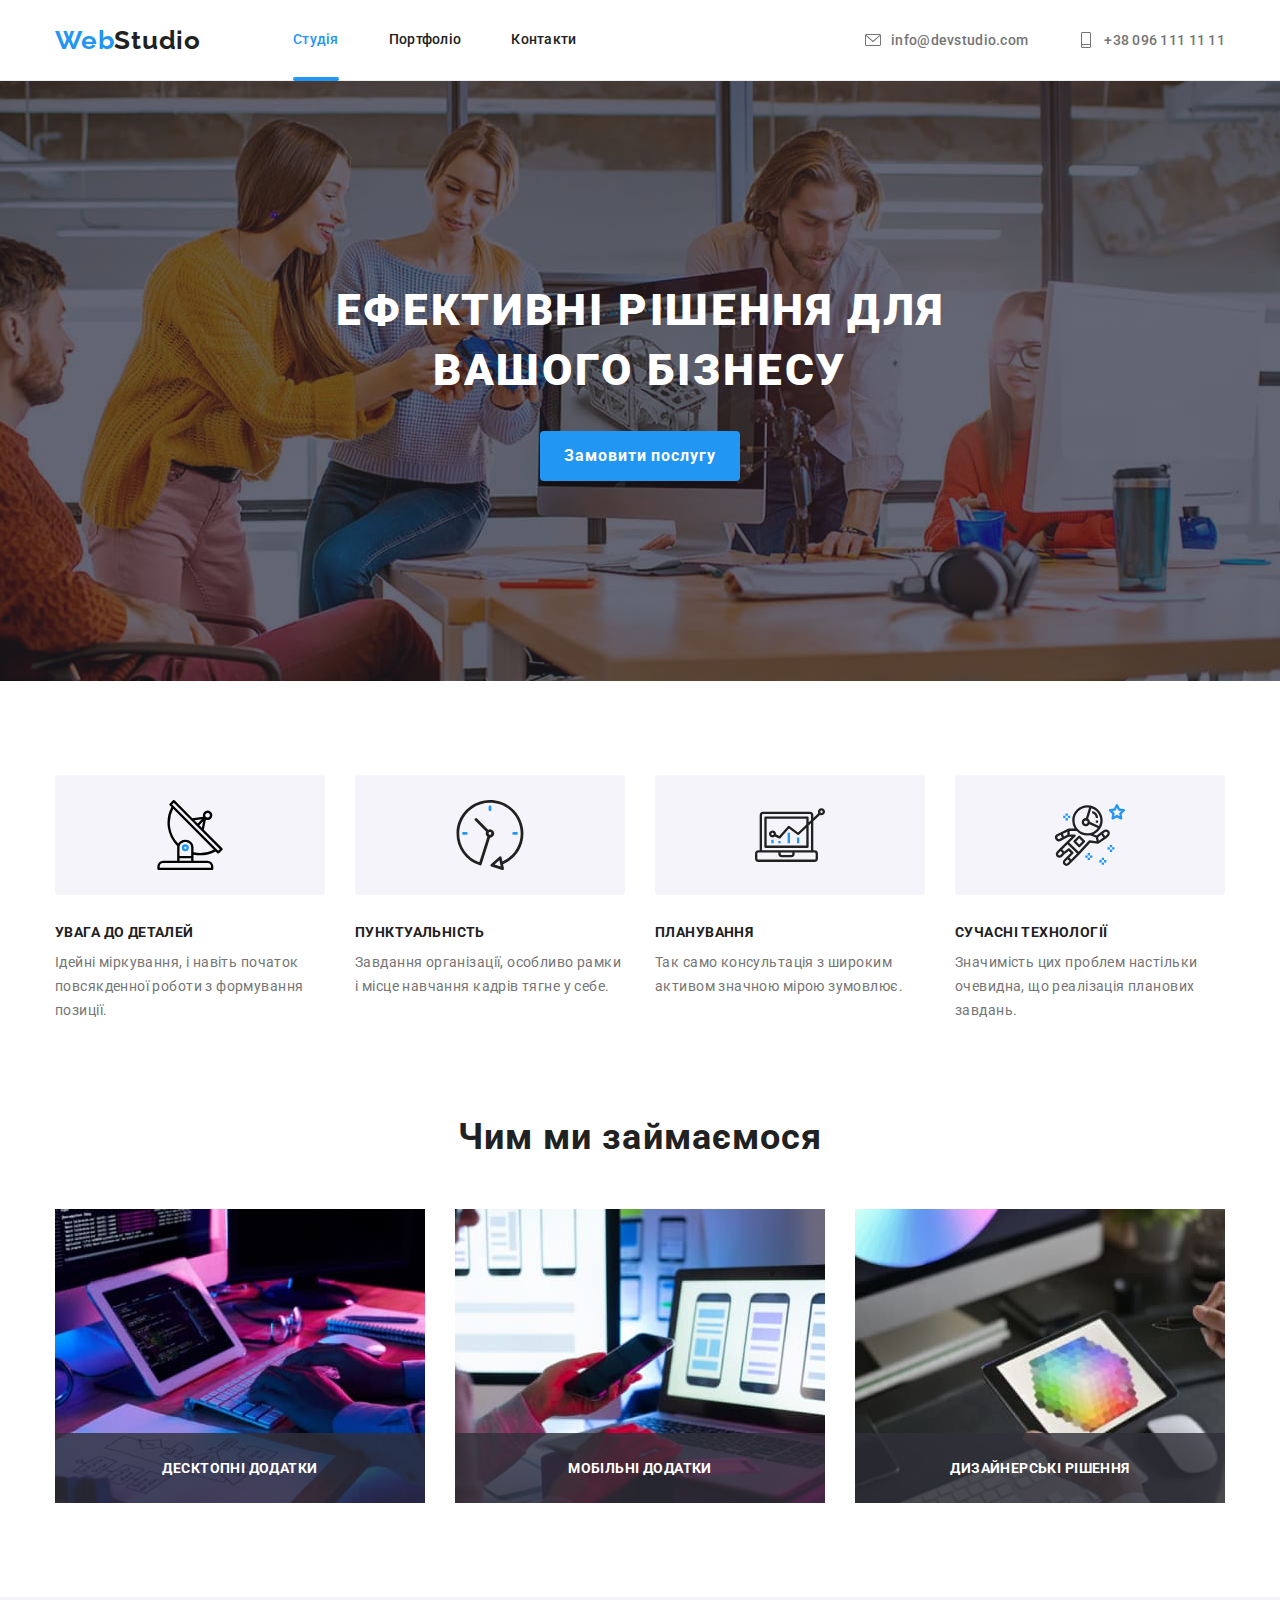
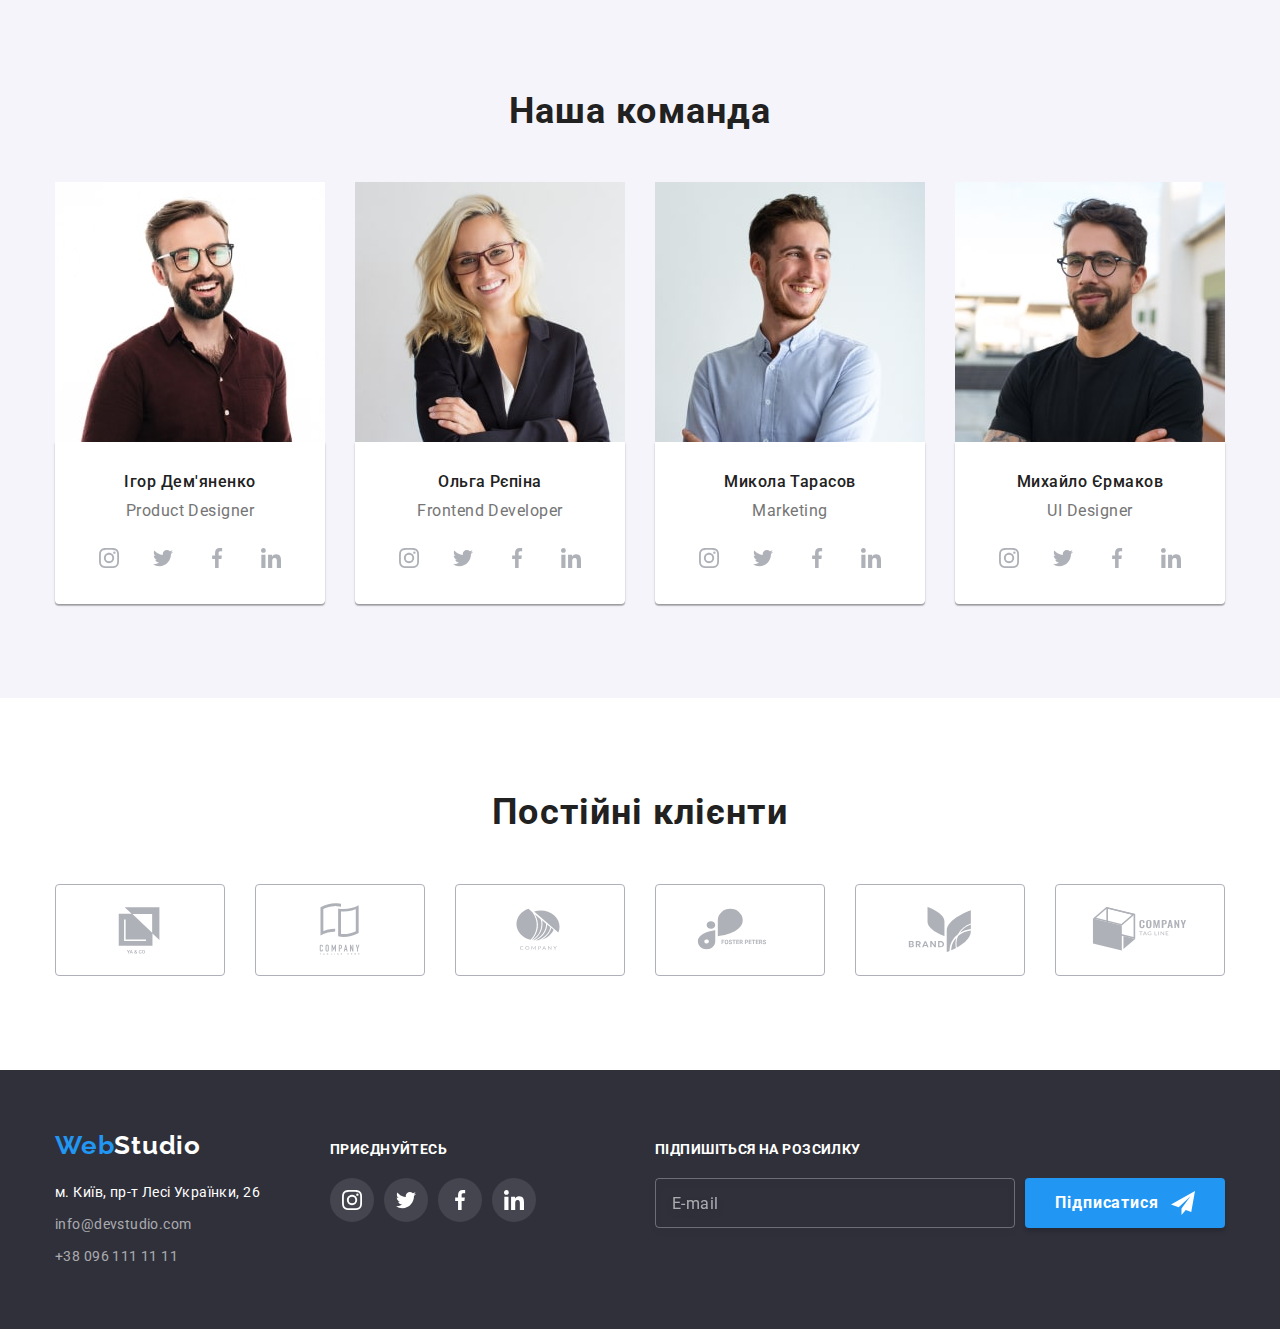
<file: index.html>
<!DOCTYPE html>
<html lang="uk">
  <head>
    <meta charset="UTF-8" />
    <meta http-equiv="X-UA-Compatible" content="IE=edge" />
    <meta name="viewport" content="width=device-width, initial-scale=1.0" />
    <title>Студія</title>
    <link
      href="https://fonts.googleapis.com/css2?family=Raleway:wght@700&family=Roboto:wght@400;500;700;900&display=swap"
      rel="stylesheet"
    />
    <link
      rel="stylesheet"
      href="https://cdnjs.cloudflare.com/ajax/libs/modern-normalize/1.1.0/modern-normalize.css"
      integrity="sha512-Y0MM+V6ymRKN2zStTqzQ227DWhhp4Mzdo6gnlRnuaNCbc+YN/ZH0sBCLTM4M0oSy9c9VKiCvd4Jk44aCLrNS5Q=="
      crossorigin="anonymous"
      referrerpolicy="no-referrer"
    />
    <link rel="stylesheet" href="./css/main.min.css" />
  </head>
  <body>
    <header class="header">
      <div class="container header-container">
        <a href="./index.html" class="logo"
          >Web<span class="logo__second">Studio</span></a
        >

        <button type="button" class="menu-open" data-menu-open>
          <svg
            class="menu-open__icon"
            width="40"
            height="40"
            aria-label="переключатель меню"
          >
            <use href="./images/sprite.svg#menu"></use>
          </svg>
        </button>
        <!-- TABLET MENU -->

        <nav class="navbar">
          <ul class="auth-nav auth-navbar list">
            <li class="auth-nav__item">
              <a
                href="./index.html"
                class="auth-nav__link auth-nav__link--active link"
                >Cтудія</a
              >
            </li>

            <li class="auth-nav__item">
              <a href="./porfolio.html" class="auth-nav__link link"
                >Портфоліо</a
              >
            </li>

            <li class="auth-nav__item">
              <a href="" class="auth-nav__link link">Контакти</a>
            </li>
          </ul>

          <ul class="cont-nav list">
            <li class="cont-nav__item">
              <a href="mailto:info@devstudio.com" class="cont-nav__link link">
                <svg class="cont-nav__icon" width="16" height="16">
                  <use href="./images/sprite.svg#icon-mail"></use>
                </svg>
                info@devstudio.com
              </a>
            </li>

            <li class="cont-nav__item">
              <a href="tel:+380961111111" class="cont-nav__link link">
                <svg class="cont-nav__icon" width="16" height="16">
                  <use href="./images/sprite.svg#icon-smartphone"></use>
                </svg>
                +38 096 111 11 11
              </a>
            </li>
          </ul>
        </nav>
      </div>

      <!-- MOBILE MENU -->

      <div class="mob-menu is-hidden" data-menu>
        <div class="container">
          <button type="button" class="menu-close" data-menu-close>
            <svg
              class="menu-close__icon"
              width="40"
              height="40"
              aria-label="переключатель меню"
            >
              <use href="./images/sprite.svg#close"></use>
            </svg>
          </button>
          <ul class="mob-menu__list list">
            <li class="mob-menu__item">
              <a
                href="./index.html"
                class="mob-menu__link mob-menu__link--active link"
                >Cтудія</a
              >
            </li>

            <li class="mob-menu__item">
              <a href="./porfolio.html" class="mob-menu__link link"
                >Портфоліо</a
              >
            </li>

            <li class="mob-menu__item">
              <a href="" class="mob-menu__link link">Контакти</a>
            </li>
          </ul>
          <div class="wrap-mob-menu">
            <ul class="mob-menu-cont list">
              <li class="mob-menu-cont__item">
                <a
                  href="tel:+380961111111"
                  class="mob-menu-cont__link mob-menu-cont--tel link"
                  >+38 096 111 11 11</a
                >
              </li>

              <li class="mob-menu-cont__item">
                <a
                  href="mailto:info@devstudio.com"
                  class="mob-menu-cont__link mob-menu-cont--mail link"
                  >info@devstudio.com</a
                >
              </li>
            </ul>

            <ul class="soc-menu list">
              <li class="soc-menu__item">
                <a href="/" class="soc-menu__link">Instagram</a>
              </li>

              <li class="soc-menu__item">
                <a href="/" class="soc-menu__link">Twitter</a>
              </li>

              <li class="soc-menu__item">
                <a href="/" class="soc-menu__link">Facebook</a>
              </li>

              <li class="soc-menu__item">
                <a href="/" class="soc-menu__link">LinkedIn</a>
              </li>
            </ul>
          </div>
        </div>
      </div>
    </header>
    <main>
      <section class="hero">
        <h1 class="hero__title">Ефективні рішення для вашого бізнесу</h1>
        <button class="hero__button" data-modal-open>Замовити послугу</button>
      </section>

      <section class="section">
        <div class="container">
          <ul class="features list">
            <li class="features__item">
              <div class="features__wrap">
                <svg class="features__icon" width="70" height="70">
                  <use href="./images/sprite.svg#icon-antenna"></use>
                </svg>
              </div>
              <h3 class="features__title">УВАГА ДО ДЕТАЛЕЙ</h3>
              <p class="features__text">
                Ідейні міркування, і навіть початок повсякденної роботи з
                формування позиції.
              </p>
            </li>

            <li class="features__item">
              <div class="features__wrap">
                <svg class="features__icon" width="70" height="70">
                  <use href="./images/sprite.svg#icon-clock"></use>
                </svg>
              </div>
              <h3 class="features__title">ПУНКТУАЛЬНІСТЬ</h3>
              <p class="features__text">
                Завдання організації, особливо рамки і місце навчання кадрів
                тягне у себе.
              </p>
            </li>

            <li class="features__item">
              <div class="features__wrap">
                <svg class="features__icon" width="70" height="70">
                  <use href="./images/sprite.svg#icon-diagram"></use>
                </svg>
              </div>
              <h3 class="features__title">ПЛАНУВАННЯ</h3>
              <p class="features__text">
                Так само консультація з широким активом значною мірою зумовлює.
              </p>
            </li>

            <li class="features__item">
              <div class="features__wrap">
                <svg class="features__icon" width="70" height="70">
                  <use href="./images/sprite.svg#icon-astronaut"></use>
                </svg>
              </div>
              <h3 class="features__title">СУЧАСНІ ТЕХНОЛОГІЇ</h3>
              <p class="features__text">
                Значимість цих проблем настільки очевидна, що реалізація
                планових завдань.
              </p>
            </li>
          </ul>
        </div>
      </section>

      <section class="section-work">
        <div class="container">
          <h2 class="title">Чим ми займаємося</h2>
          <ul class="work-list list">
            <li class="work-item">
              <img
                srcset="./images/box.jpg 1x, ./images/box-2x.jpg 2x"
                src="./images/box.jpg"
                alt="десктопні додатки"
                width="370"
                height="294"
              />
              <p class="work-text">Десктопні додатки</p>
            </li>

            <li class="work-item">
              <img
                srcset="./images/box1.jpg 1x, ./images/box1-2x.jpg 2x"
                src="./images/box1.jpg"
                alt="мобільні додатки"
              />
              <p class="work-text">Мобільні додатки</p>
            </li>

            <li class="work-item">
              <img
                srcset="./images/box2.jpg 1x, ./images/box2-2x.jpg 2x"
                src="./images/box2.jpg"
                alt="дизайнерські рішення"
                width="370"
                height="294"
              />
              <p class="work-text">Дизайнерські рішення</p>
            </li>
          </ul>
        </div>
      </section>

      <section class="section section__team">
        <div class="container">
          <h2 class="title">Наша команда</h2>
          <ul class="team list">
            <li class="team__item">
              <picture>
                <source
                  srcset="
                    ./images/team-des-1-min.jpg    1x,
                    ./images/team-des-1-2x-min.jpg 2x
                  "
                  media="(min-width: 1200px)"
                />

                <source
                  srcset="
                    ./images/team-tab-1-min.jpg    1x,
                    ./images/team-tab-1-2x-min.jpg 2x
                  "
                  media="(min-width: 768px)"
                />
                <source
                  srcset="
                    ./images/team-mob-1-min.jpg    1x,
                    ./images/team-mob-1-2x-min.jpg 2x
                  "
                  media="(max-width:767px)"
                />
                <img
                  src="./images/team-mob-1-min.jpg"
                  alt="фото Ігоря"
                  width="450"
                  height="460"
                  class="team__img"
                />
              </picture>
              <div class="team-wrap">
                <h3 class="team-wrap__name">Ігор Дем'яненко</h3>
                <p class="team-wrap__job">Product Designer</p>
                <ul class="social list">
                  <li class="social__item">
                    <a href="./" class="social__link">
                      <svg class="social__icon" aria-label="instagram">
                        <use href="./images/sprite.svg#icon-instagram"></use>
                      </svg>
                    </a>
                  </li>

                  <li class="social__item">
                    <a href="./" class="social__link" aria-label="twitter">
                      <svg class="social__icon">
                        <use href="./images/sprite.svg#icon-twitter"></use>
                      </svg>
                    </a>
                  </li>

                  <li class="social__item">
                    <a href="./" class="social__link">
                      <svg class="social__icon" aria-label="facebook">
                        <use href="./images/sprite.svg#icon-facebook"></use>
                      </svg>
                    </a>
                  </li>

                  <li class="social__item">
                    <a href="./" class="social__link">
                      <svg class="social__icon" aria-label="linkedin">
                        <use href="./images/sprite.svg#icon-linkedin"></use>
                      </svg>
                    </a>
                  </li>
                </ul>
              </div>
            </li>
            <li class="team__item">
              <picture>
                <source
                  srcset="
                    ./images/team-des-2-min.jpg    1x,
                    ./images/team-des-2-2x-min.jpg 2x
                  "
                  media="(min-width: 1200px)"
                />

                <source
                  srcset="
                    ./images/team-tab-2-min.jpg    1x,
                    ./images/team-tab-2-2x-min.jpg 2x
                  "
                  media="(min-width: 768px)"
                />
                <source
                  srcset="
                    ./images/team-mob-2-min.jpg    1x,
                    ./images/team-mob-2-2x-min.jpg 2x
                  "
                  media="(max-width:767px)"
                />
                <img
                  src="./images/team-mob-2-min.jpg"
                  alt="фото Ольги"
                  width="450"
                  height="460"
                  class="team__img"
                />
              </picture>
              <div class="team-wrap">
                <h3 class="team-wrap__name">Ольга Рєпіна</h3>
                <p class="team-wrap__job">Frontend Developer</p>
                <ul class="social list">
                  <li class="social__item">
                    <a href="./" class="social__link">
                      <svg class="social__icon" aria-label="instagram">
                        <use href="./images/sprite.svg#icon-instagram"></use>
                      </svg>
                    </a>
                  </li>

                  <li class="social__item">
                    <a href="./" class="social__link" aria-label="twitter">
                      <svg class="social__icon">
                        <use href="./images/sprite.svg#icon-twitter"></use>
                      </svg>
                    </a>
                  </li>

                  <li class="social__item">
                    <a href="./" class="social__link">
                      <svg class="social__icon" aria-label="facebook">
                        <use href="./images/sprite.svg#icon-facebook"></use>
                      </svg>
                    </a>
                  </li>

                  <li class="social__item">
                    <a href="./" class="social__link">
                      <svg class="social__icon" aria-label="linkedin">
                        <use href="./images/sprite.svg#icon-linkedin"></use>
                      </svg>
                    </a>
                  </li>
                </ul>
              </div>
            </li>
            <li class="team__item">
              <picture>
                <source
                  srcset="
                    ./images/team-des-3-min.jpg    1x,
                    ./images/team-des-3-2x-min.jpg 2x
                  "
                  media="(min-width: 1200px)"
                />

                <source
                  srcset="
                    ./images/team-tab-3-min.jpg    1x,
                    ./images/team-tab-3-2x-min.jpg 2x
                  "
                  media="(min-width: 768px)"
                />
                <source
                  srcset="
                    ./images/team-mob-3-min.jpg    1x,
                    ./images/team-mob-3-2x-min.jpg 2x
                  "
                  media="(max-width:767px)"
                />
                <img
                  src="./images/team-mob-3-min.jpg"
                  alt="фото Миколи"
                  width="450"
                  height="460"
                  class="team__img"
                />
              </picture>
              <div class="team-wrap">
                <h3 class="team-wrap__name">Микола Тарасов</h3>
                <p class="team-wrap__job">Marketing</p>
                <ul class="social list">
                  <li class="social__item">
                    <a href="./" class="social__link">
                      <svg class="social__icon" aria-label="instagram">
                        <use href="./images/sprite.svg#icon-instagram"></use>
                      </svg>
                    </a>
                  </li>

                  <li class="social__item">
                    <a href="./" class="social__link" aria-label="twitter">
                      <svg class="social__icon">
                        <use href="./images/sprite.svg#icon-twitter"></use>
                      </svg>
                    </a>
                  </li>

                  <li class="social__item">
                    <a href="./" class="social__link">
                      <svg class="social__icon" aria-label="facebook">
                        <use href="./images/sprite.svg#icon-facebook"></use>
                      </svg>
                    </a>
                  </li>

                  <li class="social__item">
                    <a href="./" class="social__link">
                      <svg class="social__icon" aria-label="linkedin">
                        <use href="./images/sprite.svg#icon-linkedin"></use>
                      </svg>
                    </a>
                  </li>
                </ul>
              </div>
            </li>
            <li class="team__item">
              <picture>
                <source
                  srcset="
                    ./images/team-des-4-min.jpg    1x,
                    ./images/team-des-4-2x-min.jpg 2x
                  "
                  media="(min-width: 1200px)"
                />

                <source
                  srcset="
                    ./images/team-tab-4-min.jpg    1x,
                    ./images/team-tab-4-2x-min.jpg 2x
                  "
                  media="(min-width: 768px)"
                />
                <source
                  srcset="
                    ./images/team-mob-4-min.jpg    1x,
                    ./images/team-mob-4-2x-min.jpg 2x
                  "
                  media="(max-width:767px)"
                />
                <img
                  src="./images/team-mob-4-min.jpg"
                  alt="фото Михайла"
                  width="450"
                  height="460"
                  class="team__img"
                />
              </picture>
              <div class="team-wrap">
                <h3 class="team-wrap__name">Михайло Єрмаков</h3>
                <p class="team-wrap__job">UI Designer</p>
                <ul class="social list">
                  <li class="social__item">
                    <a href="./" class="social__link">
                      <svg class="social__icon" aria-label="instagram">
                        <use href="./images/sprite.svg#icon-instagram"></use>
                      </svg>
                    </a>
                  </li>

                  <li class="social__item">
                    <a href="./" class="social__link" aria-label="twitter">
                      <svg class="social__icon">
                        <use href="./images/sprite.svg#icon-twitter"></use>
                      </svg>
                    </a>
                  </li>

                  <li class="social__item">
                    <a href="./" class="social__link">
                      <svg class="social__icon" aria-label="facebook">
                        <use href="./images/sprite.svg#icon-facebook"></use>
                      </svg>
                    </a>
                  </li>

                  <li class="social__item">
                    <a href="./" class="social__link">
                      <svg class="social__icon" aria-label="linkedin">
                        <use href="./images/sprite.svg#icon-linkedin"></use>
                      </svg>
                    </a>
                  </li>
                </ul>
              </div>
            </li>
          </ul>
        </div>
      </section>

      <section class="section">
        <div class="container">
          <h2 class="title">Постійні клієнти</h2>
          <ul class="client list">
            <li class="client__item">
              <a href="" class="client__link">
                <svg class="client__icon">
                  <use href="./images/sprite.svg#logo-1"></use>
                </svg>
              </a>
            </li>
            <li class="client__item">
              <a href="" class="client__link">
                <svg class="client__icon">
                  <use href="./images/sprite.svg#logo-2"></use>
                </svg>
              </a>
            </li>
            <li class="client__item">
              <a href="" class="client__link">
                <svg class="client__icon">
                  <use href="./images/sprite.svg#logo-3"></use>
                </svg>
              </a>
            </li>
            <li class="client__item">
              <a href="" class="client__link">
                <svg class="client__icon">
                  <use href="./images/sprite.svg#logo-4"></use>
                </svg>
              </a>
            </li>
            <li class="client__item">
              <a href="" class="client__link">
                <svg class="client__icon">
                  <use href="./images/sprite.svg#logo-5"></use>
                </svg>
              </a>
            </li>
            <li class="client__item">
              <a href="" class="client__link">
                <svg class="client__icon">
                  <use href="./images/sprite.svg#logo-6"></use>
                </svg>
              </a>
            </li>
          </ul>
        </div>
      </section>
    </main>
    <footer class="footer">
      <div class="container container__footer">
        <div class="address-wrap">
          <a href="./index.html" class="logo-footer"
            >Web<span class="logo-footer__second">Studio</span></a
          >
          <address class="address">
            <ul class="address-list list">
              <li class="address-item">
                <a
                  href="https://goo.gl/maps/q1HuhDgrWm8nVmHV6"
                  class="address-link link"
                  target="_blank"
                  >м. Київ, пр-т Лесі Українки, 26</a
                >
              </li>

              <li class="address-item">
                <a href="mailto:info@devstudio.com" class="address-link link"
                  >info@devstudio.com</a
                >
              </li>
              <li class="address-item">
                <a href="tel:+380961111111" class="address-link link"
                  >+38 096 111 11 11</a
                >
              </li>
            </ul>
          </address>
        </div>

        <div class="add-social">
          <b class="add-social-title">приєднуйтесь</b>
          <ul class="social list">
            <li class="social__item">
              <a href="./" class="social__link social__link--footer">
                <svg class="social__icon" aria-label="instagram">
                  <use href="./images/sprite.svg#icon-instagram"></use>
                </svg>
              </a>
            </li>

            <li class="social__item">
              <a
                href="./"
                class="social__link social__link--footer"
                aria-label="twitter"
              >
                <svg class="social__icon">
                  <use href="./images/sprite.svg#icon-twitter"></use>
                </svg>
              </a>
            </li>

            <li class="social__item">
              <a href="./" class="social__link social__link--footer">
                <svg class="social__icon" aria-label="facebook">
                  <use href="./images/sprite.svg#icon-facebook"></use>
                </svg>
              </a>
            </li>

            <li class="social__item">
              <a href="./" class="social__link social__link--footer">
                <svg class="social__icon" aria-label="linkedin">
                  <use href="./images/sprite.svg#icon-linkedin"></use>
                </svg>
              </a>
            </li>
          </ul>
        </div>

        <div class="sub-form">
          <b class="sub-form-title">Підпишіться на розсилку</b>
          <form class="form" autocomplete="off">
            <label class="form__label">
              <input
                type="email"
                class="form__input"
                name="email"
                placeholder="E-mail"
              />
            </label>
            <button class="form__button">
              Підписатися
              <svg class="form__icon" width="24" height="24">
                <use href="./images/sprite.svg#send"></use>
              </svg>
            </button>
          </form>
        </div>
      </div>
    </footer>

    <div class="backdrop is-hidden" data-modal>
      <div class="modal">
        <button type="button" class="modal-button" data-modal-close>
          <svg
            class="modal-button__icon"
            aria-label="закрити"
            width="18"
            height="18"
          >
            <use href="./images/sprite.svg#close"></use>
          </svg>
        </button>
        <p class="modal-title">Залиште свої дані, ми вам передзвонимо</p>

        <form class="modal-form" autocomplete="off">
          <div class="modal-field">
            <label for="user-name" class="modal-form__label">Ім'я</label>
            <div class="input-wrap">
              <input
                type="text"
                class="modal-form__input"
                id="user-name"
                name="user-name"
                required
                minlength="3"
              />
              <svg class="modal-form__icon" aria-label="им'я">
                <use href="./images/sprite.svg#name"></use>
              </svg>
            </div>
          </div>

          <div class="modal-field">
            <label for="user-tel" class="modal-form__label">Телефон</label>
            <div class="input-wrap">
              <input
                type="tel"
                class="modal-form__input"
                id="user-tel"
                name="user-tel"
                required
                value="+380"
              />
              <svg class="modal-form__icon" aria-label="им'я">
                <use href="./images/sprite.svg#phone"></use>
              </svg>
            </div>
          </div>

          <div class="modal-field">
            <label for="user-email" class="modal-form__label">Пошта</label>
            <div class="input-wrap">
              <input
                type="email"
                class="modal-form__input"
                id="user-email"
                name="user-email"
                required
              />
              <svg class="modal-form__icon" aria-label="им'я">
                <use href="./images/sprite.svg#email"></use>
              </svg>
            </div>
          </div>

          <div class="modal-field">
            <label for="user-comment" class="modal-form__label">Коментар</label>
            <textarea
              name="user-comment"
              id="user-comment"
              class="modal-form__comment"
              placeholder="Введіть текст"
            ></textarea>
          </div>

          <!-- <div class="checkbox-field">
            <input type="checkbox" class="checkbox visually-hidden" id="checkbox" name="user-email" value="true">
              <label for="checkbox"  class="checkbox-label">Погоджуюся з розсилкою та приймаю Умови договору</label>

          </div> -->

          <div class="checkbox-field">
            <input
              type="checkbox"
              class="checkbox visually-hidden"
              id="checkbox"
              name="user-email"
              value="true"
            />
            <label for="checkbox" class="checkbox-text">
              <span class="checkbox-text__icon">
                <svg
                  class="check-icon"
                  aria-label="им'я"
                  width="16"
                  height="15"
                >
                  <use href="./images/sprite.svg#vector"></use>
                </svg>
              </span>
              Погоджуюся з розсилкою та приймаю
              <span class="checkbox-text__second"> Умови договору</span>
            </label>
          </div>

          <button type="submit" class="modal-form__button">Відправити</button>
        </form>
      </div>
    </div>

    <script src="./js/mobile-menu.js"></script>
    <script src="./js/modal.js"></script>
  </body>
</html>
</file>
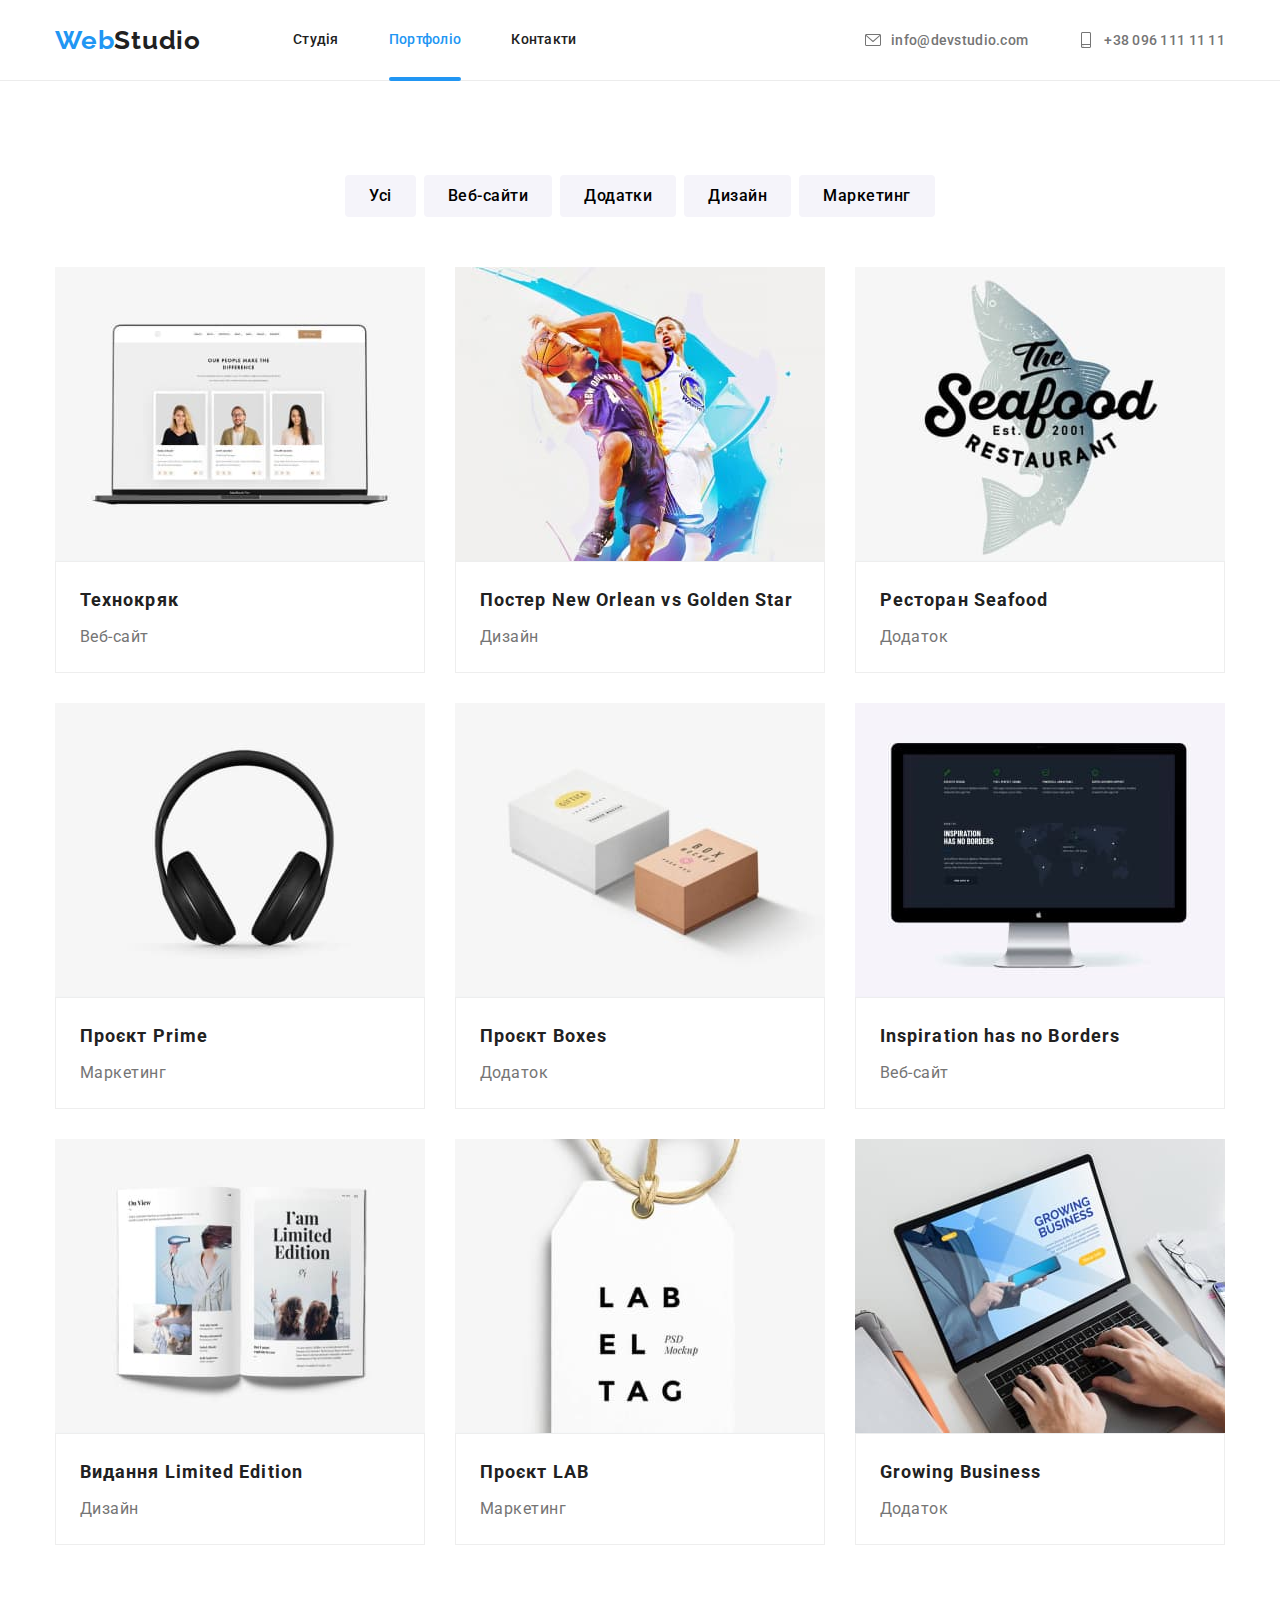
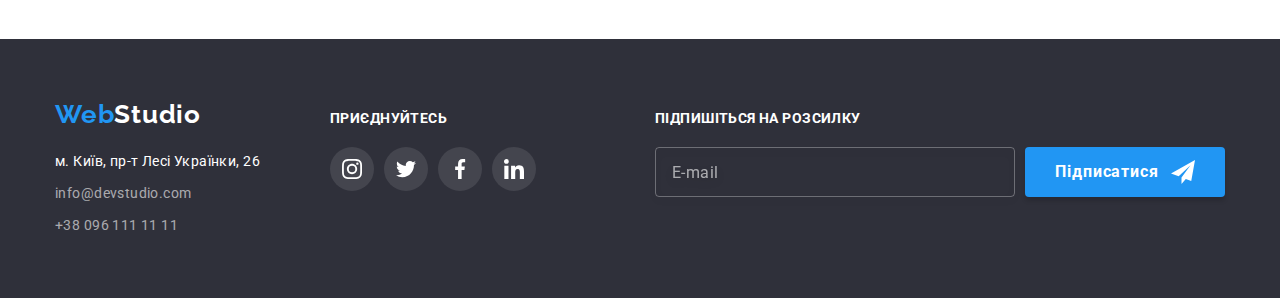
<file: porfolio.html>
<!DOCTYPE html>
<html lang="uk">
  <head>
    <meta charset="UTF-8" />
    <meta http-equiv="X-UA-Compatible" content="IE=edge" />
    <meta name="viewport" content="width=device-width, initial-scale=1.0" />
    <title>Студія</title>
    <link
      href="https://fonts.googleapis.com/css2?family=Raleway:wght@700&family=Roboto:wght@400;500;700;900&display=swap"
      rel="stylesheet"
    />
    <link
      rel="stylesheet"
      href="https://cdnjs.cloudflare.com/ajax/libs/modern-normalize/1.1.0/modern-normalize.css"
      integrity="sha512-Y0MM+V6ymRKN2zStTqzQ227DWhhp4Mzdo6gnlRnuaNCbc+YN/ZH0sBCLTM4M0oSy9c9VKiCvd4Jk44aCLrNS5Q=="
      crossorigin="anonymous"
      referrerpolicy="no-referrer"
    />
    <link rel="stylesheet" href="./css/main.min.css" />
  </head>
  <body>
    <header class="header">
      <div class="container header-container">
        <a href="./index.html" class="logo"
          >Web<span class="logo__second">Studio</span></a
        >
        <button type="button" class="menu-open" data-menu-open>
          <svg
            class="menu-open__icon"
            width="40"
            height="40"
            aria-label="переключатель меню"
          >
            <use href="./images/sprite.svg#menu"></use>
          </svg>
        </button>

        <!-- TABLET MENU -->

        <nav class="navbar">
          <ul class="auth-nav auth-navbar list">
            <li class="auth-nav__item">
              <a href="./index.html" class="auth-nav__link link">Cтудія</a>
            </li>

            <li class="auth-nav__item">
              <a
                href="./porfolio.html"
                class="auth-nav__link auth-nav__link--active link"
                >Портфоліо</a
              >
            </li>

            <li class="auth-nav__item">
              <a href="" class="auth-nav__link link">Контакти</a>
            </li>
          </ul>

          <ul class="cont-nav list">
            <li class="cont-nav__item">
              <a href="mailto:info@devstudio.com" class="cont-nav__link link">
                <svg class="cont-nav__icon" width="16" height="16">
                  <use href="./images/sprite.svg#icon-mail"></use>
                </svg>
                info@devstudio.com
              </a>
            </li>

            <li class="cont-nav__item">
              <a href="tel:+380961111111" class="cont-nav__link link">
                <svg class="cont-nav__icon" width="16" height="16">
                  <use href="./images/sprite.svg#icon-smartphone"></use>
                </svg>
                +38 096 111 11 11
              </a>
            </li>
          </ul>
        </nav>
      </div>

      <!-- MOBILE MENU -->

      <div class="mob-menu is-hidden" data-menu>
        <div class="container">
          <button type="button" class="menu-close" data-menu-close>
            <svg
              class="menu-close__icon"
              width="40"
              height="40"
              aria-label="переключатель меню"
            >
              <use href="./images/sprite.svg#close"></use>
            </svg>
          </button>
          <ul class="mob-menu__list list">
            <li class="mob-menu__item">
              <a href="./index.html" class="mob-menu__link link">Cтудія</a>
            </li>

            <li class="mob-menu__item">
              <a
                href="./porfolio.html"
                class="mob-menu__link mob-menu__link--active link"
                >Портфоліо</a
              >
            </li>

            <li class="mob-menu__item">
              <a href="" class="mob-menu__link link">Контакти</a>
            </li>
          </ul>
          <div class="wrap-mob-menu">
            <ul class="mob-menu-cont list">
              <li class="mob-menu-cont__item">
                <a
                  href="tel:+380961111111"
                  class="mob-menu-cont__link mob-menu-cont--tel link"
                  >+38 096 111 11 11</a
                >
              </li>

              <li class="mob-menu-cont__item">
                <a
                  href="mailto:info@devstudio.com"
                  class="mob-menu-cont__link mob-menu-cont--mail link"
                  >info@devstudio.com</a
                >
              </li>
            </ul>

            <ul class="soc-menu list">
              <li class="soc-menu__item">
                <a href="/" class="soc-menu__link">Instagram</a>
              </li>

              <li class="soc-menu__item">
                <a href="/" class="soc-menu__link">Twitter</a>
              </li>

              <li class="soc-menu__item">
                <a href="/" class="soc-menu__link">Facebook</a>
              </li>

              <li class="soc-menu__item">
                <a href="/" class="soc-menu__link">LinkedIn</a>
              </li>
            </ul>
          </div>
        </div>
      </div>
    </header>

    <main>
      <section class="section">
        <div class="container">
          <ul class="filter list">
            <li class="filter__item">
              <button class="filter__button">Усі</button>
            </li>
            <li class="filter__item">
              <button class="filter__button">Веб-сайти</button>
            </li>
            <li class="filter__item">
              <button class="filter__button">Додатки</button>
            </li>
            <li class="filter__item">
              <button class="filter__button">Дизайн</button>
            </li>
            <li class="filter__item">
              <button class="filter__button">Маркетинг</button>
            </li>
          </ul>

          <ul class="list projects">
            <li class="projects__item">
              <div class="projects-thumb">
                <img
                  src="./images/project1.jpg"
                  alt="Ноутбук"
                  width="370"
                  class="project-thumb__photo"
                />
                <p class="projects-thumb__text">
                  Ресурс пропонує комплексні пропозиції з різним рівнем
                  функціоналу та сервісів. Все це дозволить відвідувачу отримати
                  вичерпні відомості про компанію чи приватну особу.
                </p>
              </div>
              <div class="projects-meta projects-meta-exception">
                <h3 class="projects-meta__name">Технокряк</h3>
                <p class="projects-meta__label">Веб-сайт</p>
              </div>
            </li>

            <li class="projects__item">
              <div class="projects-thumb">
                <img
                  src="./images/project2.jpg"
                  alt="Грають у баскетбол"
                  width="370"
                  class="projects-thumb__photo"
                />
                <p class="projects-thumb__text">
                  Ресурс пропонує комплексні пропозиції з різним рівнем
                  функціоналу та сервісів. Все це дозволить відвідувачу отримати
                  вичерпні відомості про компанію чи приватну особу.
                </p>
              </div>
              <div class="projects-meta">
                <h3 class="projects-meta__name">
                  Постер New Orlean vs Golden Star
                </h3>
                <p class="projects-meta__label">Дизайн</p>
              </div>
            </li>

            <li class="projects__item">
              <div class="projects-thumb">
                <img
                  src="./images/project3.jpg"
                  alt="Картина з акулою"
                  width="370"
                  class="projects-thumb__photo"
                />
                <p class="projects-thumb__text">
                  Ресурс пропонує комплексні пропозиції з різним рівнем
                  функціоналу та сервісів. Все це дозволить відвідувачу отримати
                  вичерпні відомості про компанію чи приватну особу.
                </p>
              </div>
              <div class="projects-meta">
                <h3 class="projects-meta__name">Ресторан Seafood</h3>
                <p class="projects-meta__label">Додаток</p>
              </div>
            </li>

            <li class="projects__item">
              <div class="projects-thumb">
                <img
                  src="./images/project4.jpg"
                  alt="Навушники"
                  width="370"
                  class="projects-thumb__photo"
                />
                <p class="projects-thumb__text">
                  Ресурс пропонує комплексні пропозиції з різним рівнем
                  функціоналу та сервісів. Все це дозволить відвідувачу отримати
                  вичерпні відомості про компанію чи приватну особу.
                </p>
              </div>
              <div class="projects-meta">
                <h3 class="projects-meta__name">Проєкт Prime</h3>
                <p class="projects-meta__label">Маркетинг</p>
              </div>
            </li>

            <li class="projects__item">
              <div class="projects-thumb">
                <img
                  src="./images/project5.jpg"
                  alt="Дві коробки"
                  width="370"
                  class="projects-thumb__photo"
                />
                <p class="projects-thumb__text">
                  Ресурс пропонує комплексні пропозиції з різним рівнем
                  функціоналу та сервісів. Все це дозволить відвідувачу отримати
                  вичерпні відомості про компанію чи приватну особу.
                </p>
              </div>
              <div class="projects-meta">
                <h3 class="projects-meta__name">Проєкт Boxes</h3>
                <p class="projects-meta__label">Додаток</p>
              </div>
            </li>

            <li class="projects__item">
              <div class="projects-thumb">
                <img
                  src="./images/project6.jpg"
                  alt="Монітор"
                  width="370"
                  class="projects-thumb__photo"
                />
                <p class="projects-thumb__text">
                  Ресурс пропонує комплексні пропозиції з різним рівнем
                  функціоналу та сервісів. Все це дозволить відвідувачу отримати
                  вичерпні відомості про компанію чи приватну особу.
                </p>
              </div>
              <div class="projects-meta">
                <h3 class="projects-meta__name">Inspiration has no Borders</h3>
                <p class="projects-meta__label">Веб-сайт</p>
              </div>
            </li>

            <li class="projects__item">
              <div class="projects-thumb">
                <img
                  src="./images/project7.jpg"
                  alt="Журнал"
                  width="370"
                  class="projects-thumb__photo"
                />
                <p class="projects-thumb__text">
                  Ресурс пропонує комплексні пропозиції з різним рівнем
                  функціоналу та сервісів. Все це дозволить відвідувачу отримати
                  вичерпні відомості про компанію чи приватну особу.
                </p>
              </div>
              <div class="projects-meta">
                <h3 class="projects-meta__name">Видання Limited Edition</h3>
                <p class="projects-meta__label">Дизайн</p>
              </div>
            </li>

            <li class="projects__item">
              <div class="projects-thumb">
                <img
                  src="./images/project8.jpg"
                  alt="Етикетка"
                  width="370"
                  class="projects-thumb__photo"
                />
                <p class="projects-thumb__text">
                  Ресурс пропонує комплексні пропозиції з різним рівнем
                  функціоналу та сервісів. Все це дозволить відвідувачу отримати
                  вичерпні відомості про компанію чи приватну особу.
                </p>
              </div>
              <div class="projects-meta">
                <h3 class="projects-meta__name">Проєкт LAB</h3>
                <p class="projects-meta__label">Маркетинг</p>
              </div>
            </li>

            <li class="projects__item">
              <div class="projects-thumb">
                <img
                  src="./images/project9.jpg"
                  alt="Працюють за ноутбуком"
                  width="370"
                  class="projects-thumb__photo"
                />
                <p class="projects-thumb__text">
                  Ресурс пропонує комплексні пропозиції з різним рівнем
                  функціоналу та сервісів. Все це дозволить відвідувачу отримати
                  вичерпні відомості про компанію чи приватну особу.
                </p>
              </div>
              <div class="projects-meta">
                <h3 class="projects-meta__name">Growing Business</h3>
                <p class="projects-meta__label">Додаток</p>
              </div>
            </li>
          </ul>
        </div>
      </section>
    </main>

    <footer class="footer">
      <div class="container container__footer">
        <div class="address-wrap">
          <a href="./index.html" class="logo-footer"
            >Web<span class="logo-footer__second">Studio</span></a
          >
          <address class="address">
            <ul class="address-list list">
              <li class="address-item">
                <a
                  href="https://goo.gl/maps/q1HuhDgrWm8nVmHV6"
                  class="address-link link"
                  target="_blank"
                  >м. Київ, пр-т Лесі Українки, 26</a
                >
              </li>

              <li class="address-item">
                <a href="mailto:info@devstudio.com" class="address-link link"
                  >info@devstudio.com</a
                >
              </li>
              <li class="address-item">
                <a href="tel:+380961111111" class="address-link link"
                  >+38 096 111 11 11</a
                >
              </li>
            </ul>
          </address>
        </div>

        <div class="add-social">
          <b class="add-social-title">приєднуйтесь</b>
          <ul class="social list">
            <li class="social__item">
              <a href="./" class="social__link social__link--footer">
                <svg class="social__icon" aria-label="instagram">
                  <use href="./images/sprite.svg#icon-instagram"></use>
                </svg>
              </a>
            </li>

            <li class="social__item">
              <a
                href="./"
                class="social__link social__link--footer"
                aria-label="twitter"
              >
                <svg class="social__icon">
                  <use href="./images/sprite.svg#icon-twitter"></use>
                </svg>
              </a>
            </li>

            <li class="social__item">
              <a href="./" class="social__link social__link--footer">
                <svg class="social__icon" aria-label="facebook">
                  <use href="./images/sprite.svg#icon-facebook"></use>
                </svg>
              </a>
            </li>

            <li class="social__item">
              <a href="./" class="social__link social__link--footer">
                <svg class="social__icon" aria-label="linkedin">
                  <use href="./images/sprite.svg#icon-linkedin"></use>
                </svg>
              </a>
            </li>
          </ul>
        </div>

        <div class="sub-form">
          <b class="sub-form-title">Підпишіться на розсилку</b>
          <form class="form">
            <label class="form__label">
              <input
                type="email"
                class="form__input"
                name="email"
                placeholder="E-mail"
              />
            </label>
            <button class="form__button">
              Підписатися
              <svg class="form__icon" width="24" height="24">
                <use href="./images/sprite.svg#send"></use>
              </svg>
            </button>
          </form>
        </div>
      </div>
    </footer>
    <script src="./js/mobile-menu.js"></script>
  </body>
</html>
</file>
<file: css/main.min.css>
.cont-nav__link{font-weight:500;font-size:12px;line-height:1.17;letter-spacing:.02em;color:#757575}.features__title{font-size:14px;line-height:1.14;text-align:center;letter-spacing:.03em;text-transform:uppercase}.client-title,.title{font-size:28px;line-height:1.18;text-align:center;letter-spacing:.03em}.team-wrap__job,.team-wrap__name{font-size:16px;line-height:1.19;text-align:center;letter-spacing:.03em;text-align:center}.sub-form-title,.add-social-title{display:block;margin-bottom:20px;font-weight:700;font-size:14px;line-height:1.14;text-align:center;letter-spacing:.03em;text-transform:uppercase;color:#fff}.modal-form__button,.form__button,.hero__button{display:block;height:50px;font-family:inherit;font-weight:700;font-size:16px;line-height:1.88;letter-spacing:.06em;color:#fff;background:#2196f3;box-shadow:0px 4px 4px rgba(0,0,0,.15);border-radius:4px;border:none;cursor:pointer}.visually-hidden{position:absolute;width:1px;height:1px;margin:-1px;border:0;padding:0;white-space:nowrap;-webkit-clip-path:inset(100%);clip-path:inset(100%);clip:rect(0 0 0 0);overflow:hidden}.section{padding-top:60px;padding-bottom:60px}@media screen and (min-width: 1200px){.section{padding-top:94px;padding-bottom:94px}}.section__team{background:#f5f4fa;max-width:1600px;margin:0 auto}.section-work{display:none}@media screen and (min-width: 1200px){.section-work{display:block;padding-top:0;padding-bottom:94px}}.section-title{margin-top:0;margin-bottom:24px}body{color:#212121;font-family:"Roboto",sans-serif;box-sizing:border-box}.list{margin:0;padding:0;list-style:none}.link{text-decoration:none}h1,h2,h3,h4,p{margin:0;padding:0}img{display:block;max-width:100%;height:auto;width:100%}body.no-scroll{overflow:hidden}.container{box-sizing:border-box;padding-left:15px;padding-right:15px;margin-left:auto;margin-right:auto}@media screen and (min-width: 480px){.container{width:480px}}@media screen and (min-width: 768px){.container{width:768px}}@media screen and (min-width: 1200px){.container{width:1200px}}.logo{text-decoration:none;font-family:"Raleway";font-weight:700;font-size:24px;line-height:1.16;letter-spacing:.03em;color:#2196f3}.logo__second{color:#212121}@media screen and (max-width: 767px){.logo{padding-top:16px;padding-bottom:16px;margin-right:auto}}@media screen and (min-width: 768px){.logo{margin-right:87px}}@media screen and (min-width: 1200px){.logo{margin-right:92px;font-size:26px;line-height:1.19}}.logo-footer{text-decoration:none;font-family:"Raleway";font-weight:700;font-size:24px;line-height:1.16;letter-spacing:.03em;color:#2196f3;display:block;text-align:center;margin-bottom:20px}.logo-footer__second{color:#fff}@media screen and (min-width: 1200px){.logo-footer{font-size:26px;line-height:1.19;text-align:start}}.menu-open,.menu-close{background-color:rgba(0,0,0,0);border:none;padding:0}@media screen and (min-width: 768px){.menu-open,.menu-close{display:none}}.menu-close{display:block;position:absolute;margin-left:auto;top:10px;right:15px;cursor:pointer}.menu-close:focus{fill:#2196f3}.menu-open__icon{fill:#212121}@media screen and (max-width: 767px){.mob-menu{position:fixed;left:0;top:0;width:100vw;height:100vh;background-color:#fff;z-index:5;overflow-y:scroll}.mob-menu__list{display:flex;flex-direction:column;gap:32px;flex-grow:1}.mob-menu__link{text-align:left;font-weight:500;font-size:40px;line-height:47px;letter-spacing:.02em;color:#212121}.mob-menu__link--active{color:#2196f3}}@media screen and (min-width: 768px){.mob-menu{display:none}}.mob-menu .container{position:relative;display:flex;flex-direction:column;justify-content:space-between;height:100vh;padding-bottom:48px;padding-left:40px;padding-right:40px;padding-top:48px}.mob-menu-cont{margin-bottom:64px}.soc-menu{display:flex;flex-wrap:wrap;gap:20px;position:relative}.soc-menu__item:not(:last-child)::after{content:" ";position:absolute;width:1px;height:22px;background-color:rgba(33,33,33,.2);transform:translateX(10px)}.soc-menu__link{text-decoration:none;font-weight:500;font-size:14px;line-height:1.22;letter-spacing:.02em;color:#2196f3}@media screen and (min-width: 480px){.soc-menu__link{font-size:18px;line-height:1.22}}.mob-menu-cont--tel{margin-bottom:32px;display:block;font-size:22px;line-height:1.18;font-weight:500;letter-spacing:.02em;color:#2196f3}@media screen and (min-width: 480px){.mob-menu-cont--tel{font-size:34px;line-height:1.18}}.mob-menu-cont--mail{font-weight:500;font-size:16px;line-height:1.17;letter-spacing:.02em;color:#757575}@media screen and (min-width: 480px){.mob-menu-cont--mail{font-size:24px;line-height:1.17}}.header{border-bottom:1px solid #ececec}.header-container{display:flex;align-items:center}.navbar{display:flex;justify-content:space-between;align-items:center;flex-grow:1}@media screen and (max-width: 767px){.navbar{display:none;position:absolute;top:100%;left:0;width:100%;background-color:beige;padding:48px 83px 40px 40px;font-size:20px;text-align:center}.navbar.is-open{display:block}}@media screen and (min-width: 768px){.auth-nav{display:flex;gap:50px;font-weight:500;font-size:14px;line-height:1.14;letter-spacing:.02em}}.auth-nav__link{color:#212121}.auth-nav__link--active{color:#2196f3}@media screen and (min-width: 768px){.auth-nav__link{position:relative;display:block;padding:32px 0}.auth-nav__link--active::after{content:" ";position:absolute;left:0;bottom:-1px;width:100%;height:4px;border-radius:2px;background-color:#2196f3}}@media screen and (min-width: 768px)and (min-width: 1200px){.auth-nav__link{transition:color 250ms cubic-bezier(0.4, 0, 0.2, 1)}.auth-nav__link:hover,.auth-nav__link:focus{color:#2196f3}}.cont-nav{display:flex;flex-direction:column;row-gap:10px}.cont-nav__link{display:flex;align-items:center;gap:10px;fill:currentColor}@media screen and (min-width: 1200px){.cont-nav__link{font-size:14px;padding:32px 0;transition:color 250ms cubic-bezier(0.4, 0, 0.2, 1)}.cont-nav__link:hover,.cont-nav__link:focus{color:#2196f3}}@media screen and (max-width: 1199px){.cont-nav__icon{width:14px;height:14px}}@media screen and (min-width: 1200px){.cont-nav{display:flex;flex-direction:row;gap:50px}}.backdrop{position:fixed;top:0;left:0;width:100%;height:100%;background-color:rgba(0,0,0,.4);overflow-y:scroll}@media screen and (min-width: 1200px){.backdrop{transition:opacity 250ms cubic-bezier(0.4, 0, 0.2, 1),visibility 250ms cubic-bezier(0.4, 0, 0.2, 1)}}.is-hidden{opacity:0;visibility:hidden;pointer-events:none}.modal{position:absolute;top:10px;left:50%;transform:translateX(-50%);padding:40px;background-color:#fff;box-shadow:0px 1px 3px rgba(0,0,0,.12),0px 1px 1px rgba(0,0,0,.14),0px 2px 1px rgba(0,0,0,.2);border-radius:4px}@media screen and (min-width: 480px){.modal{width:450px;height:609px}}@media screen and (min-width: 768px){.modal{top:50%;transform:translate(-50%, -50%)}}@media screen and (min-width: 1200px){.modal{width:528px;height:581px}}.modal-button{position:absolute;right:8px;top:8px;display:flex;align-items:center;justify-content:center;width:30px;height:30px;border-radius:50%;background:#fff;border:1px solid rgba(0,0,0,.1);fill:currentColor;cursor:pointer}.modal-button:hover,.modal-button:focus{color:#2196f3}@media screen and (min-width: 1200px){.modal-button{transition:color 250ms cubic-bezier(0.4, 0, 0.2, 1)}}.hero{margin:0 auto;padding:118px 0;max-width:480px;background-image:linear-gradient(rgba(47, 48, 58, 0.4), rgba(47, 48, 58, 0.4)),url(../images/background-mob.jpg);background-color:#2f303a;background-position:center;background-size:cover;background-repeat:no-repeat}@media(min-device-pixel-ratio: 2),(-webkit-min-device-pixel-ratio: 2),(min-resolution: 192dpi),(min-resolution: 2dppx){.hero{background-image:linear-gradient(rgba(47, 48, 58, 0.4), rgba(47, 48, 58, 0.4)),url(../images/background-mob-2x.jpg)}}@media screen and (min-width: 768px){.hero{max-width:768px;background-image:linear-gradient(rgba(47, 48, 58, 0.4), rgba(47, 48, 58, 0.4)),url(../images/background-tab.jpg)}}@media screen and (min-width: 768px)and (min-device-pixel-ratio: 2),screen and (min-width: 768px)and (-webkit-min-device-pixel-ratio: 2),screen and (min-width: 768px)and (min-resolution: 192dpi),screen and (min-width: 768px)and (min-resolution: 2dppx){.hero{background-image:linear-gradient(rgba(47, 48, 58, 0.4), rgba(47, 48, 58, 0.4)),url(../images/background-tab-2x.jpg)}}@media screen and (min-width: 1200px){.hero{max-width:1600px;background-image:linear-gradient(rgba(47, 48, 58, 0.4), rgba(47, 48, 58, 0.4)),url(../images/background-des.jpg);padding:200px 0}}@media screen and (min-width: 1200px)and (min-device-pixel-ratio: 2),screen and (min-width: 1200px)and (-webkit-min-device-pixel-ratio: 2),screen and (min-width: 1200px)and (min-resolution: 192dpi),screen and (min-width: 1200px)and (min-resolution: 2dppx){.hero{background-image:linear-gradient(rgba(47, 48, 58, 0.4), rgba(47, 48, 58, 0.4)),url(../images/background-des-2x.jpg)}}.hero__title{max-width:360px;margin-right:auto;margin-left:auto;margin-bottom:30px;font-weight:900;font-size:26px;line-height:1.62;text-align:center;letter-spacing:.06em;text-transform:uppercase;color:#fff}@media screen and (min-width: 1200px){.hero__title{max-width:696px;font-size:44px;line-height:1.36}}.hero__button{min-width:200px;margin-right:auto;margin-left:auto}@media screen and (min-width: 1200px){.hero__button{max-width:216px}}.features{display:flex;flex-wrap:wrap;gap:30px}.features__item{width:100%}@media screen and (min-width: 768px){.features__item{width:calc((100% - 30px)/2)}}@media screen and (min-width: 1200px){.features__item{width:calc((100% - 90px)/4)}}.features__wrap{display:flex;justify-content:center;align-items:center;height:120px;background:#f5f4fa;border-radius:4px;margin-bottom:30px}.features__title{margin-bottom:10px}@media screen and (min-width: 768px){.features__title{text-align:start}}.features__text{font-size:14px;line-height:1.71;letter-spacing:.03em;color:#757575}.work-list{display:flex;gap:30px}.work-item{position:relative}.work-item .work-text{position:absolute;bottom:0;left:0;height:70px;width:100%;background:rgba(47,48,58,.8);padding:27px 0;font-weight:700;font-size:14px;line-height:1.15;text-align:center;letter-spacing:.03em;text-transform:uppercase;color:#fff}.title{margin-bottom:30px}@media screen and (min-width: 1200px){.title{font-size:36px;line-height:1.16;margin-bottom:50px}}.team{display:flex;flex-wrap:wrap;gap:30px}.team__item{width:100%}@media screen and (min-width: 480px){.team__item{width:450px}}@media screen and (min-width: 768px){.team__item{width:calc((100% - 30px)/2)}}@media screen and (min-width: 1200px){.team__item{width:calc((100% - 90px)/4)}}.team-wrap{padding-top:30px;padding-bottom:24px;background:#fff;box-shadow:0px 1px 3px rgba(0,0,0,.12),0px 1px 1px rgba(0,0,0,.14),0px 2px 1px rgba(0,0,0,.2);border-radius:0px 0px 4px 4px}.team-wrap__name{font-weight:500;margin-bottom:10px}.team-wrap__job{margin-bottom:16px;color:#757575}@media screen and (min-width: 1200px){.team-wrap{padding-bottom:24px}}.social{display:flex;justify-content:center;gap:10px}.social__item{width:44px;height:44px}.social__link{display:flex;justify-content:center;align-items:center;color:#afb1b8;width:100%;height:100%;border-radius:50%}@media screen and (min-width: 1200px){.social__link{transition:color 250ms cubic-bezier(0.4, 0, 0.2, 1),background-color 250ms cubic-bezier(0.4, 0, 0.2, 1)}.social__link:hover,.social__link:focus{color:#fff;background-color:#2196f3}}.social__icon{fill:currentColor;width:20px;height:20px}.social__link--footer{color:#fff;background-color:rgba(255,255,255,.1)}.client-title{margin-bottom:30px}.client{display:flex;flex-wrap:wrap;gap:30px}.client__item{width:calc((100% - 30px)/2);height:92px}@media screen and (min-width: 768px){.client__item{width:calc((100% - 60px)/3)}}@media screen and (min-width: 1200px){.client__item{width:calc((100% - 150px)/6)}}.client__link{display:flex;justify-content:center;align-items:center;width:100%;height:100%;color:#afb1b8;border:1px solid #afb1b8;border-radius:4px}@media screen and (min-width: 1200px){.client__link{transition:border-color 250ms cubic-bezier(0.4, 0, 0.2, 1),color 250ms cubic-bezier(0.4, 0, 0.2, 1)}}.client__link:hover,.client__link:focus{border-color:#2196f3;color:#2196f3}.client__icon{width:106px;height:60px;fill:currentColor}.footer{padding:60px 0;background-color:#2f303a;margin:0 auto}@media screen and (min-width: 768px){.container__footer{display:flex;flex-wrap:wrap;align-items:baseline}}@media screen and (min-width: 768px)and (max-width: 1199px){.container__footer{row-gap:60px;padding-left:73px;padding-right:73px}}@media screen and (min-width: 768px)and (max-width: 1199px){.address-wrap{margin-right:auto}}@media screen and (min-width: 1200px){.address-wrap{margin-right:70px}}.address-list{display:flex;flex-direction:column;gap:8px;text-align:center}@media screen and (min-width: 1200px){.address-list{text-align:start}}.address-link{font-style:normal;font-weight:400;font-size:14px;line-height:1.71;text-align:center;letter-spacing:.03em;color:#fff}.address-item:nth-child(n+2) .address-link{color:rgba(255,255,255,.6);transition:color 250ms cubic-bezier(0.4, 0, 0.2, 1)}@media screen and (min-width: 1200px){.address-item:nth-child(n+2) .address-link:hover,.address-item:nth-child(n+2) .address-link:focus{color:#2196f3}}@media screen and (min-width: 1200px){.add-social{margin-right:auto}}@media screen and (max-width: 767px){.add-social-title{margin-top:60px}}@media screen and (min-width: 1200px){.add-social-title{text-align:start}}.sub-form{display:flex;flex-direction:column;margin:0 auto}@media screen and (min-width: 1200px){.sub-form{margin:0}}@media screen and (max-width: 767px){.sub-form-title{margin-top:60px}}@media screen and (min-width: 1200px){.sub-form-title{text-align:start}}@media screen and (min-width: 1200px){.form{display:flex;align-items:center;gap:10px}}.form__input{box-sizing:border-box;width:100%;height:50px;border:1px solid rgba(255,255,255,.3);filter:drop-shadow(0px 4px 4px rgba(0, 0, 0, 0.15));border-radius:4px;background-color:rgba(0,0,0,0);outline:rgba(0,0,0,0);color:rgba(255,255,255,.6);padding:15px 0 15px 16px}@media screen and (min-width: 768px){.form__input{width:450px}}@media screen and (min-width: 1200px){.form__input{width:360px}}.form__input::-moz-placeholder{font-size:16px;line-height:1.25;letter-spacing:.03em;color:rgba(255,255,255,.6)}.form__input:-ms-input-placeholder{font-size:16px;line-height:1.25;letter-spacing:.03em;color:rgba(255,255,255,.6)}.form__input::placeholder{font-size:16px;line-height:1.25;letter-spacing:.03em;color:rgba(255,255,255,.6)}.form__button{display:flex;align-items:center;justify-content:center;margin:0 auto;margin-top:20px;min-width:200px}@media screen and (min-width: 1200px){.form__button{margin:0}}.form__icon{fill:currentColor;margin-left:12px}.modal-title{margin-bottom:12px;font-weight:700;font-size:20px;line-height:1.5;text-align:center;letter-spacing:.03em;color:#212121}@media screen and (min-width: 1200px){.modal-title{line-height:1.15}}.modal-field+.modal-field{margin-top:10px}.input-wrap{position:relative}.modal-form__label{display:block;margin-bottom:4px;font-weight:400;font-size:12px;line-height:1.17;letter-spacing:.01em;color:#757575}.modal-form__input{width:100%;height:40px;border:1px solid rgba(33,33,33,.2);border-radius:4px;outline:rgba(0,0,0,0);padding-left:42px;cursor:pointer}@media screen and (min-width: 1200px){.modal-form__input{transition:border-color 250ms cubic-bezier(0.4, 0, 0.2, 1)}}.modal-form__input:focus{border-color:#2196f3}.modal-form__icon{position:absolute;top:50%;left:12px;transform:translateY(-50%);fill:currentColor;cursor:pointer;pointer-events:none;width:18px;height:18px}@media screen and (min-width: 1200px){.modal-form__icon{transition:color 250ms cubic-bezier(0.4, 0, 0.2, 1)}}.modal-form__input:focus+.modal-form__icon{color:#2196f3}.modal-form__comment{display:block;width:100%;height:120px;border:1px solid rgba(33,33,33,.2);border-radius:4px;padding:12px 16px;outline:rgba(0,0,0,0);resize:none;cursor:pointer}.modal-form__comment:focus{border-color:#2196f3}.modal-form__comment::-moz-placeholder{font-size:14px;line-height:1.15;letter-spacing:.01em;color:rgba(117,117,117,.5)}.modal-form__comment:-ms-input-placeholder{font-size:14px;line-height:1.15;letter-spacing:.01em;color:rgba(117,117,117,.5)}.modal-form__comment::placeholder{font-size:14px;line-height:1.15;letter-spacing:.01em;color:rgba(117,117,117,.5)}@media screen and (min-width: 1200px){.modal-form__comment::-moz-placeholder{font-size:12px;line-height:1.17}.modal-form__comment:-ms-input-placeholder{font-size:12px;line-height:1.17}.modal-form__comment::placeholder{font-size:12px;line-height:1.17}}@media screen and (min-width: 1200px){.modal-form__comment{transition:border-color 250ms cubic-bezier(0.4, 0, 0.2, 1)}}.checkbox-text{display:flex;align-items:center;justify-content:center;font-size:12px;line-height:1.17;letter-spacing:.03em;color:#757575;margin-top:20px}@media screen and (min-width: 1200px){.checkbox-text{font-size:14px;line-height:1.71}}.checkbox-text .checkbox-text__icon{width:16px;height:15px;border:2px solid #212121;border-radius:2px;margin-right:8px;display:flex;align-items:center;justify-content:center;fill:rgba(0,0,0,0)}.checkbox:checked+.checkbox-text .checkbox-text__icon{background-color:#2196f3;border:none;fill:#fff}.modal-form__button{min-width:200px;margin:0 auto;margin-top:30px}.checkbox-text__second{color:#2196f3;text-decoration:underline;margin-left:5px}.filter{display:flex;flex-wrap:wrap;gap:8px}@media screen and (min-width: 768px){.filter{justify-content:center}}.filter__button{padding:6px 22px;font-weight:500;font-size:16px;line-height:1.62;text-align:center;letter-spacing:.03em;background:#f5f4fa;border-color:rgba(0,0,0,0);border-radius:4px;cursor:pointer}.filter__button:hover,.filter__button:focus{color:#fff;background:#2196f3;box-shadow:0px 3px 1px rgba(0,0,0,.1),0px 1px 2px rgba(0,0,0,.08),0px 2px 2px rgba(0,0,0,.12)}@media screen and (min-width: 1200px){.filter__button{transition:background 250ms cubic-bezier(0.4, 0, 0.2, 1),color 250ms cubic-bezier(0.4, 0, 0.2, 1),box-shadow 250ms cubic-bezier(0.4, 0, 0.2, 1)}}.projects{display:flex;flex-wrap:wrap;gap:30px}@media screen and (max-width: 767px){.projects{margin-top:40px}}@media screen and (min-width: 768px){.projects{margin-top:30px}}@media screen and (min-width: 1200px){.projects{margin-top:50px}}.projects__item{cursor:pointer}.projects__item:hover,.projects__item:focus{box-shadow:0px 1px 1px rgba(0,0,0,.12),0px 4px 4px rgba(0,0,0,.06),1px 4px 6px rgba(0,0,0,.16)}@media screen and (min-width: 480px){.projects__item{width:450px}}@media screen and (min-width: 768px){.projects__item{width:calc((100% - 30px)/2)}}@media screen and (min-width: 1200px){.projects__item{transition:box-shadow 250ms cubic-bezier(0.4, 0, 0.2, 1);width:calc((100% - 60px)/3)}}.projects-thumb{position:relative;overflow:hidden}.projects-thumb__text{position:absolute;top:0;left:0;padding-left:24px;padding-right:24px;width:100%;height:100%;font-size:18px;line-height:1.56;letter-spacing:.03em;color:#fff;transform:translateY(100%);background:rgba(33,150,243,.9)}@media screen and (min-width: 480px){.projects-thumb__text{padding-top:77px;padding-bottom:77px}}@media screen and (min-width: 768px){.projects-thumb__text{padding-top:49px;padding-bottom:77px}}@media screen and (min-width: 1200px){.projects-thumb__text{padding-top:63px;padding-bottom:63px;transition:transform 250ms cubic-bezier(0.4, 0, 0.2, 1)}}.projects__item:hover .projects-thumb__text,.projects__item:focus .projects-thumb__text{transform:translateY(0)}.projects-meta{border:1px solid #eee;padding:20px 24px}.projects-meta__name{margin-bottom:4px;font-size:18px;line-height:2;letter-spacing:.06em}.projects-meta__label{font-size:16px;line-height:1.88;letter-spacing:.03em;color:#757575}@media screen and (min-width: 768px)and (max-width: 1199px){.projects-meta-exception{padding-bottom:56px}}/*# sourceMappingURL=main.min.css.map */
</file>
